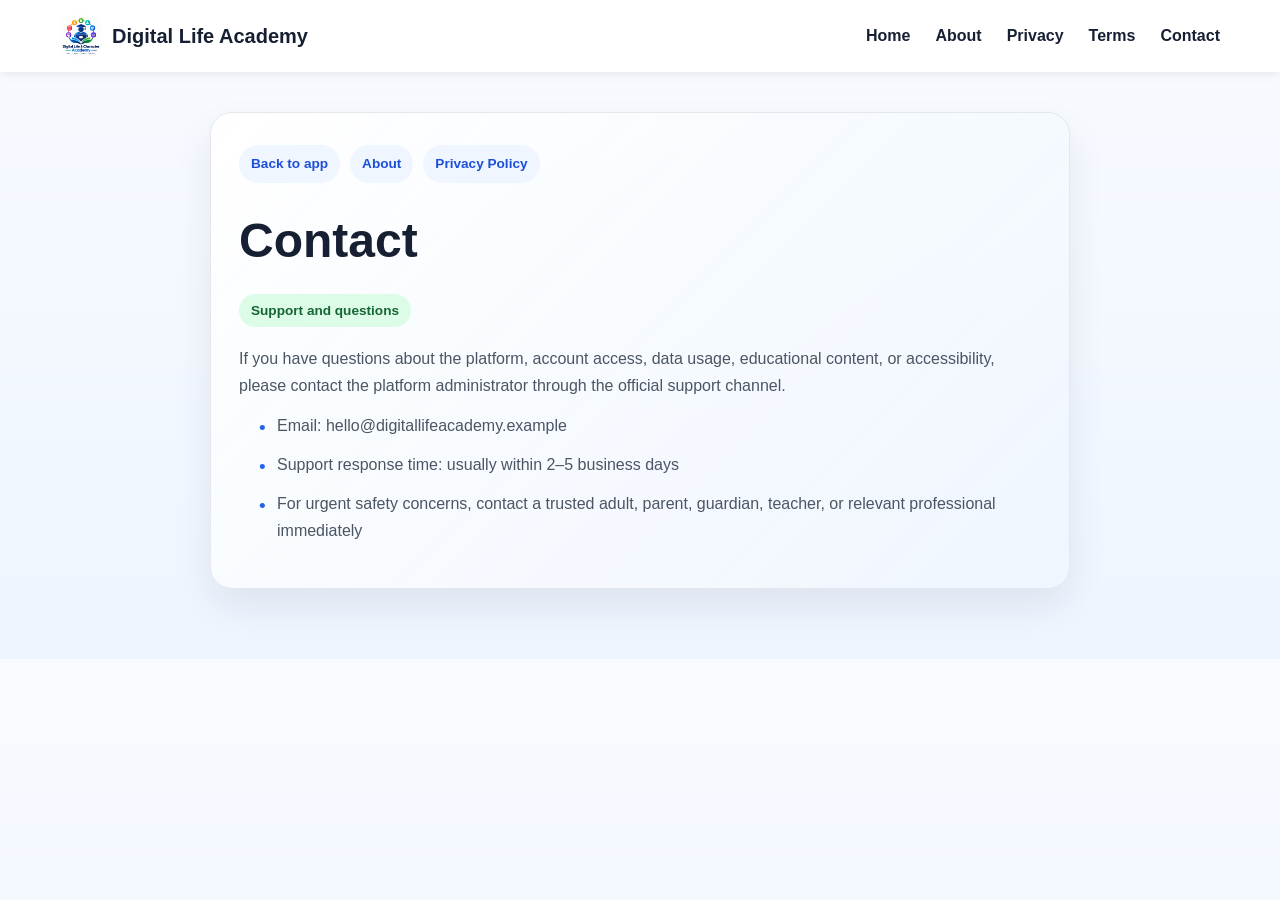
<file: contact.html>
<!DOCTYPE html>
<html lang="en">
<head>
    <meta charset="UTF-8" />
    <meta name="viewport" content="width=device-width, initial-scale=1.0" />
    <title>Contact | Digital Life Academy</title>
    <link rel="stylesheet" href="style.css" />
    <script async src="https://www.googletagmanager.com/gtag/js?id=G-M8H8XJNLZG"></script>
    <script>
        window.dataLayer = window.dataLayer || [];
        function gtag() { dataLayer.push(arguments); }
        gtag('js', new Date());
        gtag('config', 'G-M8H8XJNLZG');
    </script>
</head>
<body>
    <header>
        <nav class="navbar">
            <div class="logo">
                <img src="digital.png" alt="Digital Life Academy logo" />
                <span>Digital Life Academy</span>
            </div>
            <div class="nav-links">
                <a href="index.html">Home</a>
                <a href="about.html">About</a>
                <a href="privacy.html">Privacy</a>
                <a href="terms.html">Terms</a>
                <a href="contact.html">Contact</a>
            </div>
        </nav>
    </header>

    <main class="legal-page">
        <div class="legal-shell">
            <div class="mini-nav">
                <a href="index.html">Back to app</a>
                <a href="about.html">About</a>
                <a href="privacy.html">Privacy Policy</a>
            </div>
            <h1>Contact</h1>
            <span class="status-pill">Support and questions</span>

            <p>If you have questions about the platform, account access, data usage, educational content, or accessibility, please contact the platform administrator through the official support channel.</p>

            <ul class="policy-list">
                <li>Email: hello@digitallifeacademy.example</li>
                <li>Support response time: usually within 2–5 business days</li>
                <li>For urgent safety concerns, contact a trusted adult, parent, guardian, teacher, or relevant professional immediately</li>
            </ul>
        </div>
    </main>
</body>
</html>
</file>
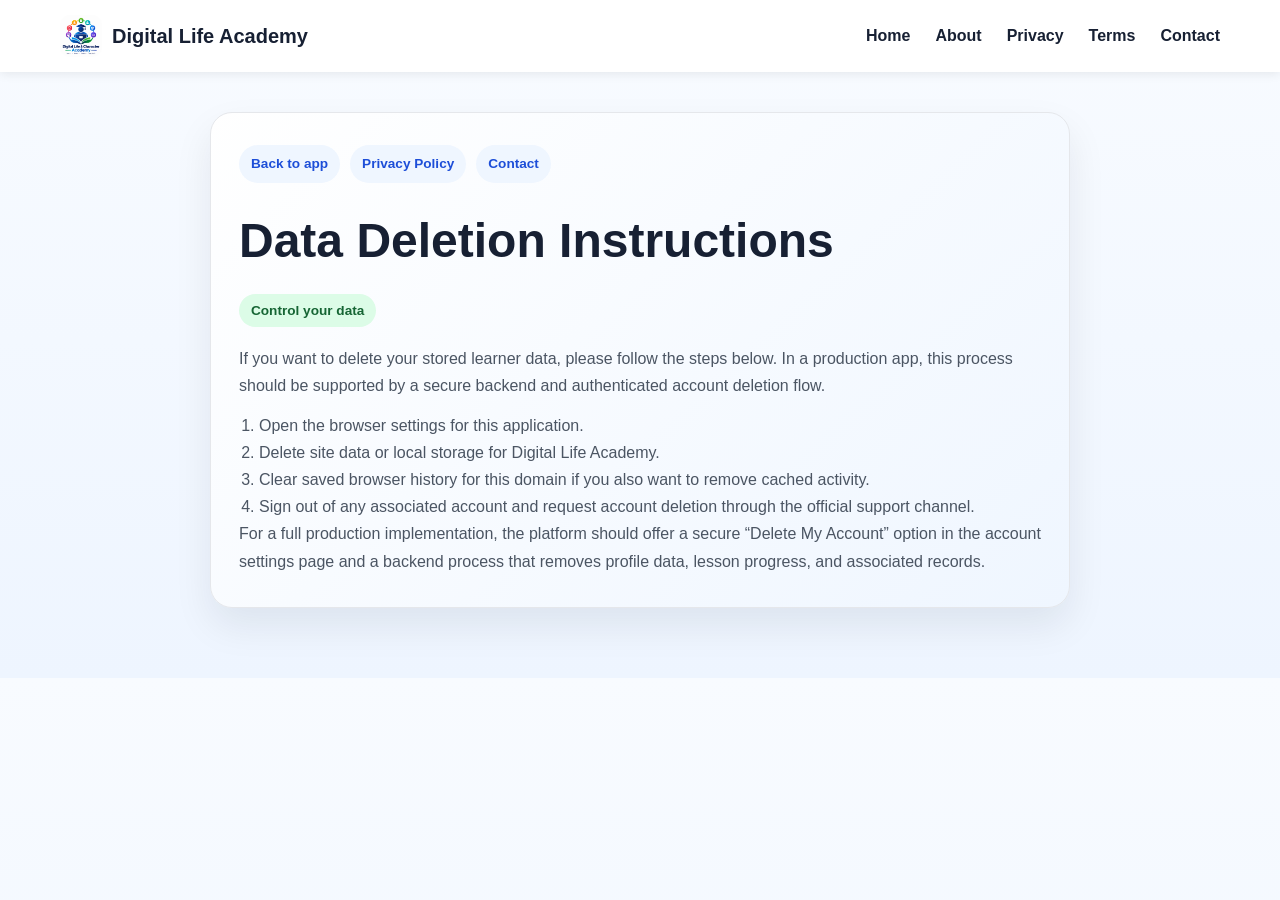
<file: data-deletion.html>
<!DOCTYPE html>
<html lang="en">
<head>
    <meta charset="UTF-8" />
    <meta name="viewport" content="width=device-width, initial-scale=1.0" />
    <title>Data Deletion | Digital Life Academy</title>
    <link rel="stylesheet" href="style.css" />
    <script async src="https://www.googletagmanager.com/gtag/js?id=G-M8H8XJNLZG"></script>
    <script>
        window.dataLayer = window.dataLayer || [];
        function gtag() { dataLayer.push(arguments); }
        gtag('js', new Date());
        gtag('config', 'G-M8H8XJNLZG');
    </script>
</head>
<body>
    <header>
        <nav class="navbar">
            <div class="logo">
                <img src="digital.png" alt="Digital Life Academy logo" />
                <span>Digital Life Academy</span>
            </div>
            <div class="nav-links">
                <a href="index.html">Home</a>
                <a href="about.html">About</a>
                <a href="privacy.html">Privacy</a>
                <a href="terms.html">Terms</a>
                <a href="contact.html">Contact</a>
            </div>
        </nav>
    </header>

    <main class="legal-page">
        <div class="legal-shell">
            <div class="mini-nav">
                <a href="index.html">Back to app</a>
                <a href="privacy.html">Privacy Policy</a>
                <a href="contact.html">Contact</a>
            </div>
            <h1>Data Deletion Instructions</h1>
            <span class="status-pill">Control your data</span>

            <p>If you want to delete your stored learner data, please follow the steps below. In a production app, this process should be supported by a secure backend and authenticated account deletion flow.</p>

            <ol>
                <li>Open the browser settings for this application.</li>
                <li>Delete site data or local storage for Digital Life Academy.</li>
                <li>Clear saved browser history for this domain if you also want to remove cached activity.</li>
                <li>Sign out of any associated account and request account deletion through the official support channel.</li>
            </ol>

            <p>For a full production implementation, the platform should offer a secure “Delete My Account” option in the account settings page and a backend process that removes profile data, lesson progress, and associated records.</p>
        </div>
    </main>
</body>
</html>
</file>
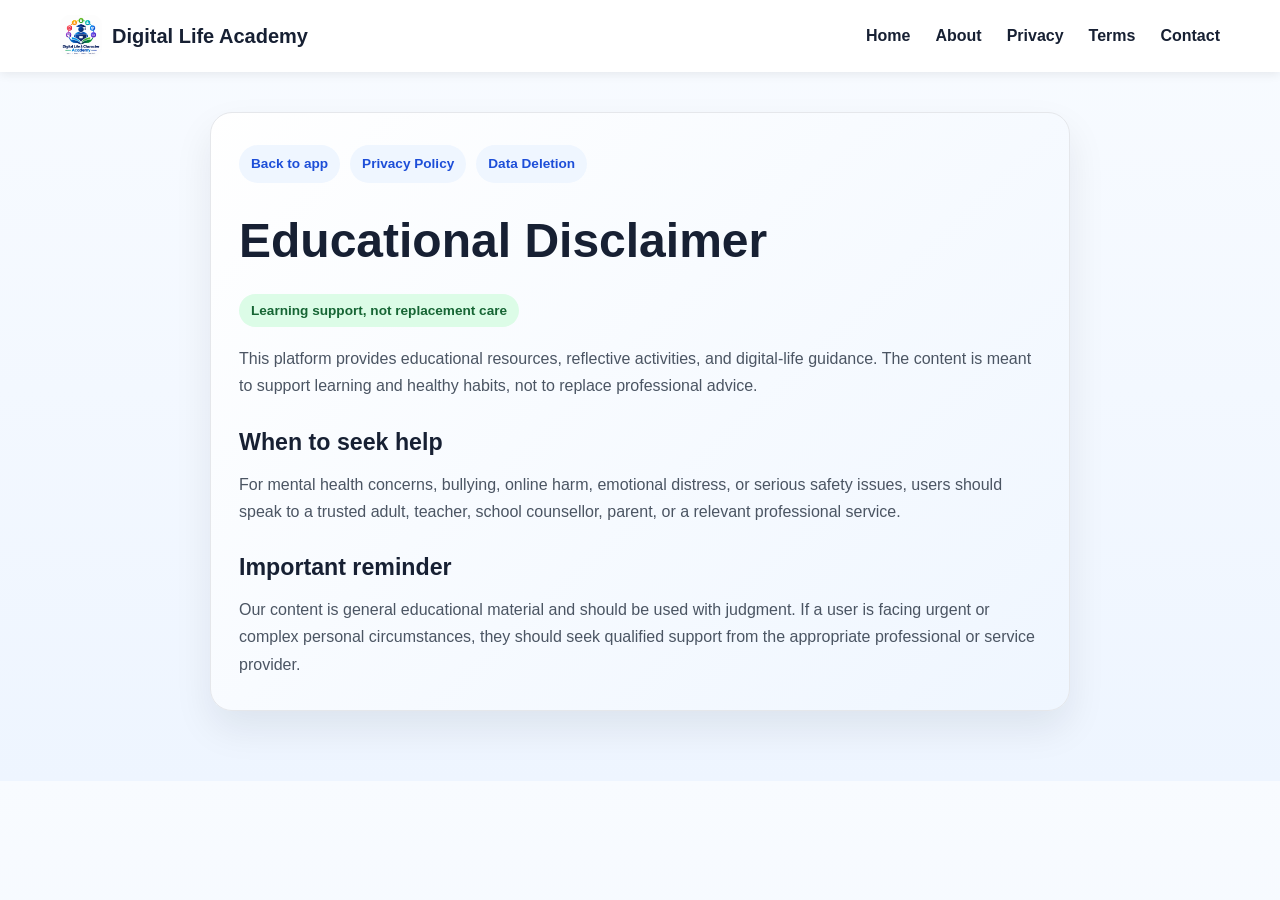
<file: disclaimer.html>
<!DOCTYPE html>
<html lang="en">
<head>
    <meta charset="UTF-8" />
    <meta name="viewport" content="width=device-width, initial-scale=1.0" />
    <title>Educational Disclaimer | Digital Life Academy</title>
    <link rel="stylesheet" href="style.css" />
    <script async src="https://www.googletagmanager.com/gtag/js?id=G-M8H8XJNLZG"></script>
    <script>
        window.dataLayer = window.dataLayer || [];
        function gtag() { dataLayer.push(arguments); }
        gtag('js', new Date());
        gtag('config', 'G-M8H8XJNLZG');
    </script>
</head>
<body>
    <header>
        <nav class="navbar">
            <div class="logo">
                <img src="digital.png" alt="Digital Life Academy logo" />
                <span>Digital Life Academy</span>
            </div>
            <div class="nav-links">
                <a href="index.html">Home</a>
                <a href="about.html">About</a>
                <a href="privacy.html">Privacy</a>
                <a href="terms.html">Terms</a>
                <a href="contact.html">Contact</a>
            </div>
        </nav>
    </header>

    <main class="legal-page">
        <div class="legal-shell">
            <div class="mini-nav">
                <a href="index.html">Back to app</a>
                <a href="privacy.html">Privacy Policy</a>
                <a href="data-deletion.html">Data Deletion</a>
            </div>
            <h1>Educational Disclaimer</h1>
            <span class="status-pill">Learning support, not replacement care</span>

            <p>This platform provides educational resources, reflective activities, and digital-life guidance. The content is meant to support learning and healthy habits, not to replace professional advice.</p>

            <h2>When to seek help</h2>
            <p>For mental health concerns, bullying, online harm, emotional distress, or serious safety issues, users should speak to a trusted adult, teacher, school counsellor, parent, or a relevant professional service.</p>

            <h2>Important reminder</h2>
            <p>Our content is general educational material and should be used with judgment. If a user is facing urgent or complex personal circumstances, they should seek qualified support from the appropriate professional or service provider.</p>
        </div>
    </main>
</body>
</html>
</file>
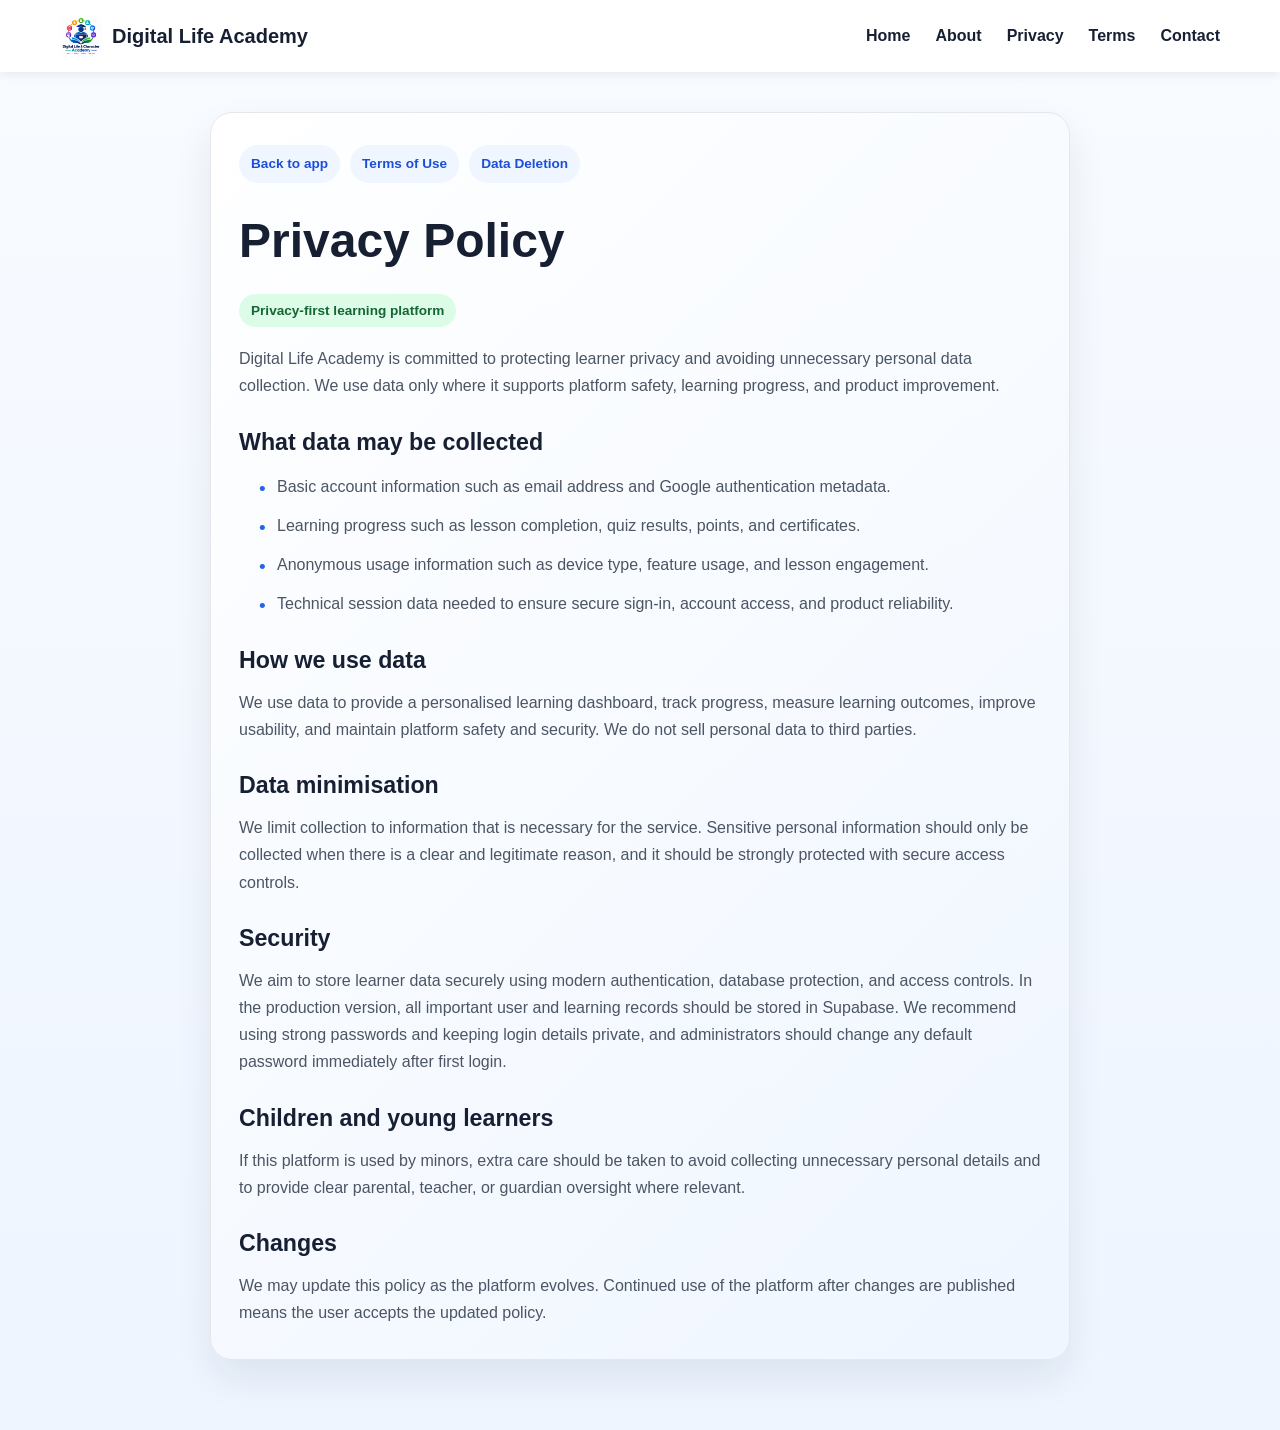
<file: privacy.html>
<!DOCTYPE html>
<html lang="en">
<head>
    <meta charset="UTF-8" />
    <meta name="viewport" content="width=device-width, initial-scale=1.0" />
    <title>Privacy Policy | Digital Life Academy</title>
    <link rel="stylesheet" href="style.css" />
    <script async src="https://www.googletagmanager.com/gtag/js?id=G-M8H8XJNLZG"></script>
    <script>
        window.dataLayer = window.dataLayer || [];
        function gtag() { dataLayer.push(arguments); }
        gtag('js', new Date());
        gtag('config', 'G-M8H8XJNLZG');
    </script>
</head>
<body>
    <header>
        <nav class="navbar">
            <div class="logo">
                <img src="digital.png" alt="Digital Life Academy logo" />
                <span>Digital Life Academy</span>
            </div>
            <div class="nav-links">
                <a href="index.html">Home</a>
                <a href="about.html">About</a>
                <a href="privacy.html">Privacy</a>
                <a href="terms.html">Terms</a>
                <a href="contact.html">Contact</a>
            </div>
        </nav>
    </header>

    <main class="legal-page">
        <div class="legal-shell">
            <div class="mini-nav">
                <a href="index.html">Back to app</a>
                <a href="terms.html">Terms of Use</a>
                <a href="data-deletion.html">Data Deletion</a>
            </div>
            <h1>Privacy Policy</h1>
            <span class="status-pill">Privacy-first learning platform</span>

            <p>Digital Life Academy is committed to protecting learner privacy and avoiding unnecessary personal data collection. We use data only where it supports platform safety, learning progress, and product improvement.</p>

            <h2>What data may be collected</h2>
            <ul class="policy-list">
                <li>Basic account information such as email address and Google authentication metadata.</li>
                <li>Learning progress such as lesson completion, quiz results, points, and certificates.</li>
                <li>Anonymous usage information such as device type, feature usage, and lesson engagement.</li>
                <li>Technical session data needed to ensure secure sign-in, account access, and product reliability.</li>
            </ul>

            <h2>How we use data</h2>
            <p>We use data to provide a personalised learning dashboard, track progress, measure learning outcomes, improve usability, and maintain platform safety and security. We do not sell personal data to third parties.</p>

            <h2>Data minimisation</h2>
            <p>We limit collection to information that is necessary for the service. Sensitive personal information should only be collected when there is a clear and legitimate reason, and it should be strongly protected with secure access controls.</p>

            <h2>Security</h2>
            <p>We aim to store learner data securely using modern authentication, database protection, and access controls. In the production version, all important user and learning records should be stored in Supabase. We recommend using strong passwords and keeping login details private, and administrators should change any default password immediately after first login.</p>

            <h2>Children and young learners</h2>
            <p>If this platform is used by minors, extra care should be taken to avoid collecting unnecessary personal details and to provide clear parental, teacher, or guardian oversight where relevant.</p>

            <h2>Changes</h2>
            <p>We may update this policy as the platform evolves. Continued use of the platform after changes are published means the user accepts the updated policy.</p>
        </div>
    </main>
</body>
</html>
</file>
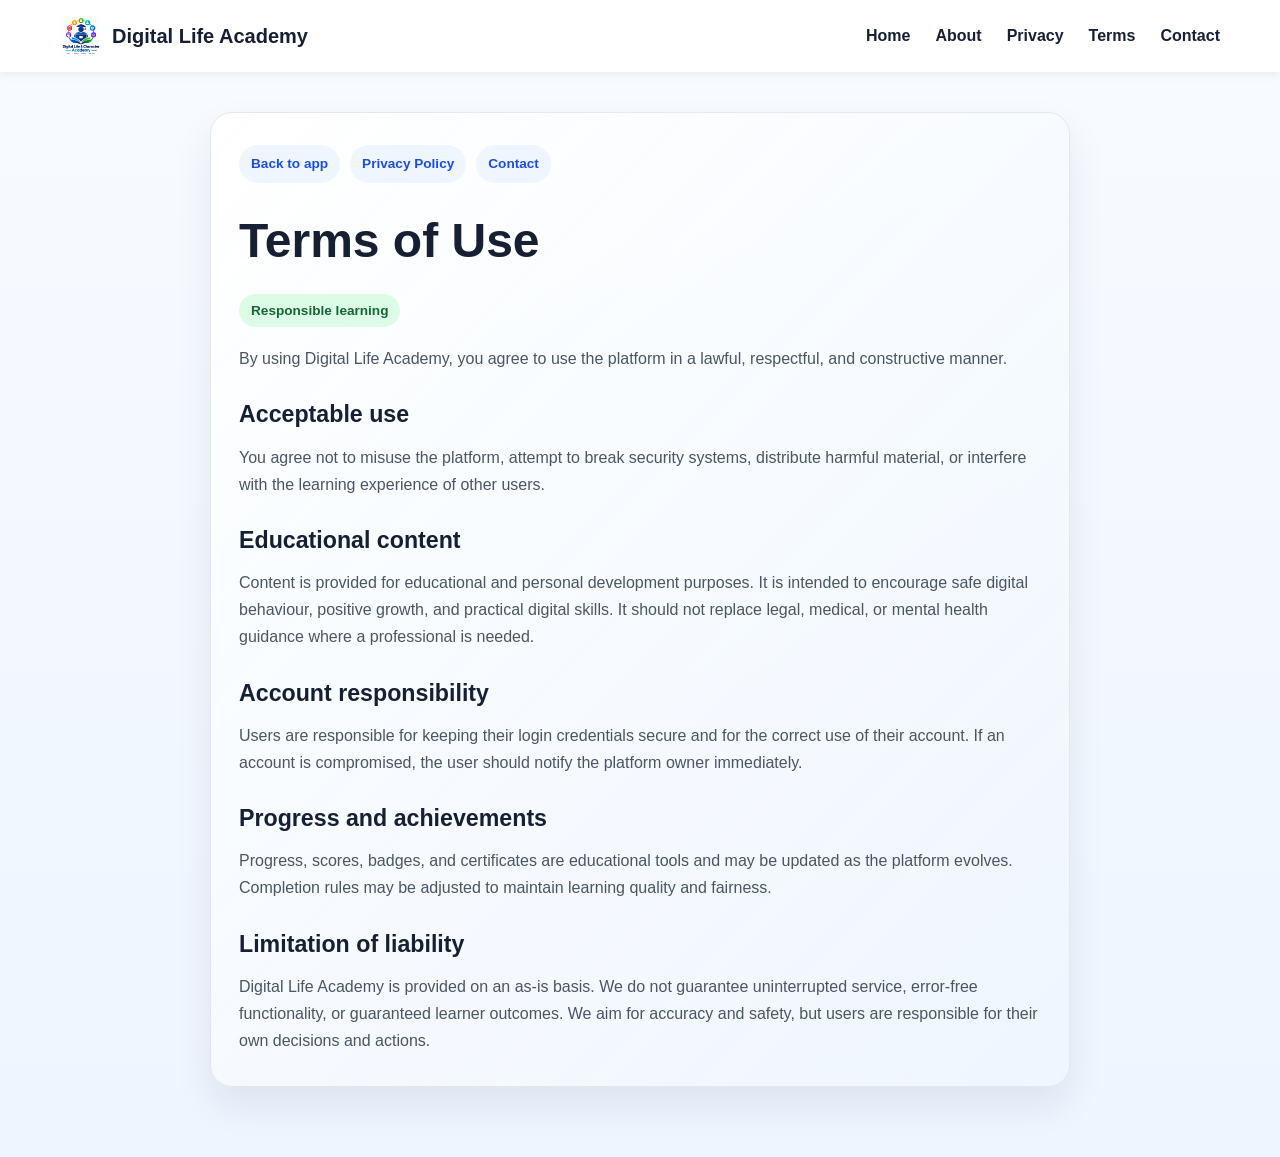
<file: terms.html>
<!DOCTYPE html>
<html lang="en">
<head>
    <meta charset="UTF-8" />
    <meta name="viewport" content="width=device-width, initial-scale=1.0" />
    <title>Terms of Use | Digital Life Academy</title>
    <link rel="stylesheet" href="style.css" />
    <script async src="https://www.googletagmanager.com/gtag/js?id=G-M8H8XJNLZG"></script>
    <script>
        window.dataLayer = window.dataLayer || [];
        function gtag() { dataLayer.push(arguments); }
        gtag('js', new Date());
        gtag('config', 'G-M8H8XJNLZG');
    </script>
</head>
<body>
    <header>
        <nav class="navbar">
            <div class="logo">
                <img src="digital.png" alt="Digital Life Academy logo" />
                <span>Digital Life Academy</span>
            </div>
            <div class="nav-links">
                <a href="index.html">Home</a>
                <a href="about.html">About</a>
                <a href="privacy.html">Privacy</a>
                <a href="terms.html">Terms</a>
                <a href="contact.html">Contact</a>
            </div>
        </nav>
    </header>

    <main class="legal-page">
        <div class="legal-shell">
            <div class="mini-nav">
                <a href="index.html">Back to app</a>
                <a href="privacy.html">Privacy Policy</a>
                <a href="contact.html">Contact</a>
            </div>
            <h1>Terms of Use</h1>
            <span class="status-pill">Responsible learning</span>

            <p>By using Digital Life Academy, you agree to use the platform in a lawful, respectful, and constructive manner.</p>

            <h2>Acceptable use</h2>
            <p>You agree not to misuse the platform, attempt to break security systems, distribute harmful material, or interfere with the learning experience of other users.</p>

            <h2>Educational content</h2>
            <p>Content is provided for educational and personal development purposes. It is intended to encourage safe digital behaviour, positive growth, and practical digital skills. It should not replace legal, medical, or mental health guidance where a professional is needed.</p>

            <h2>Account responsibility</h2>
            <p>Users are responsible for keeping their login credentials secure and for the correct use of their account. If an account is compromised, the user should notify the platform owner immediately.</p>

            <h2>Progress and achievements</h2>
            <p>Progress, scores, badges, and certificates are educational tools and may be updated as the platform evolves. Completion rules may be adjusted to maintain learning quality and fairness.</p>

            <h2>Limitation of liability</h2>
            <p>Digital Life Academy is provided on an as-is basis. We do not guarantee uninterrupted service, error-free functionality, or guaranteed learner outcomes. We aim for accuracy and safety, but users are responsible for their own decisions and actions.</p>
        </div>
    </main>
</body>
</html>
</file>
<file: style.css>
* {
    box-sizing: border-box;
    margin: 0;
    padding: 0;
}

html {
    scroll-behavior: smooth;
}

body {
    font-family: Arial, sans-serif;
    background: #f5f7fb;
    color: #172033;
    line-height: 1.6;
    transition: 0.3s;
}

body.dark {
    background: #101522;
    color: #f1f3f7;
}

.auth-body {
    min-height: 100vh;
    display: flex;
    align-items: center;
    justify-content: center;
    background: linear-gradient(180deg, #c7b5ec 0%, #ddd0f8 100%);
    padding: 30px 20px;
}

.auth-scene {
    width: 100%;
    display: flex;
    align-items: center;
    justify-content: center;
}

.auth-card {
    width: min(100%, 430px);
    background: #f5efe9;
    border-radius: 32px;
    padding: 26px 24px 24px;
    box-shadow: 0 24px 45px rgba(82, 61, 121, 0.16);
    border: 1px solid rgba(124, 58, 237, 0.08);
    position: relative;
    overflow: hidden;
}

.auth-card--register {
    width: min(100%, 460px);
}

.auth-badge {
    position: absolute;
    top: 20px;
    right: 32px;
    width: 38px;
    height: 38px;
    border-radius: 50%;
    background: #f9c7d7;
    display: flex;
    align-items: center;
    justify-content: center;
    font-size: 24px;
    box-shadow: inset 0 -4px 0 rgba(0,0,0,0.06);
}

.auth-header {
    text-align: center;
    margin-top: 12px;
    margin-bottom: 18px;
}

.auth-header h1 {
    font-size: clamp(2.1rem, 4vw, 3rem);
    color: #4f46a8;
    line-height: 1.1;
    font-weight: 800;
    letter-spacing: -0.04em;
}

.auth-header p {
    margin-top: 8px;
    color: #6b7280;
    font-size: 1rem;
}

.auth-avatar-wrap {
    display: flex;
    justify-content: center;
    margin: 12px 0 20px;
}

.auth-avatar {
    width: 170px;
    height: 130px;
    border-radius: 50% 50% 38% 38%;
    background: linear-gradient(180deg, #f4d3cb 0%, #d5b6f5 100%);
    display: flex;
    align-items: center;
    justify-content: center;
    box-shadow: inset 0 -10px 0 rgba(120, 92, 200, 0.12);
    position: relative;
}

.auth-avatar::before,
.auth-avatar::after {
    content: "";
    position: absolute;
    background: #f7e7d3;
    border-radius: 50%;
    bottom: 16px;
}

.auth-avatar::before {
    width: 60px;
    height: 60px;
    left: 18px;
}

.auth-avatar::after {
    width: 60px;
    height: 60px;
    right: 18px;
}

.auth-avatar span {
    position: relative;
    z-index: 1;
    font-size: 64px;
    transform: translateY(14px);
}

.auth-avatar--register span {
    font-size: 58px;
    transform: translateY(10px);
}

.auth-form {
    display: grid;
    gap: 14px;
}

.field-wrap {
    display: flex;
    align-items: center;
    gap: 12px;
    background: rgba(255,255,255,0.72);
    border: 1px solid rgba(124, 58, 237, 0.1);
    border-radius: 18px;
    padding: 0 16px;
    height: 58px;
    box-shadow: inset 0 2px 0 rgba(255,255,255,0.7);
}

.field-icon {
    font-size: 1.25rem;
    color: #6d4ec4;
    min-width: 22px;
    text-align: center;
}

.field-wrap input {
    flex: 1;
    border: none;
    background: transparent;
    font-size: 1rem;
    color: #1f2937;
    outline: none;
}

.field-wrap input::placeholder {
    color: #7a7e8a;
}

.field-eye {
    color: #6d4ec4;
    font-size: 0.95rem;
    background: transparent;
    border: none;
    cursor: pointer;
    padding: 0;
    display: inline-flex;
    align-items: center;
    justify-content: center;
    opacity: 0.8;
}

.auth-meta {
    text-align: right;
    margin-top: -4px;
}

.auth-meta a,
.auth-switch a {
    color: #6d4ec4;
    text-decoration: none;
    font-weight: 700;
}

.auth-btn {
    width: 100%;
    border: none;
    border-radius: 16px;
    padding: 16px 18px;
    font-size: 1.1rem;
    font-weight: 800;
    cursor: pointer;
    transition: transform 0.2s ease, opacity 0.2s ease;
}

.auth-btn:hover {
    transform: translateY(-1px);
}

.primary {
    background: linear-gradient(135deg, #8b5cf6, #7c3aed);
    color: white;
}

.auth-switch {
    text-align: center;
    margin-top: 18px;
    color: #4b5563;
    font-size: 0.96rem;
}


/* NAVIGATION */

header {
    position: sticky;
    top: 0;
    z-index: 1000;
    background: white;
    box-shadow: 0 2px 10px rgba(0,0,0,0.08);
}

.dark header {
    background: #181e2b;
}

.navbar {
    max-width: 1200px;
    margin: auto;
    padding: 15px 20px;

    display: flex;
    align-items: center;
    justify-content: space-between;
}

.logo {
    display: flex;
    align-items: center;
    gap: 10px;
    font-size: 20px;
    font-weight: bold;
}

.logo img {
    width: 42px;
    height: 42px;
    object-fit: contain;
    border-radius: 10px;
}

.nav-links {
    display: flex;
    gap: 25px;
}

.nav-links a {
    text-decoration: none;
    color: inherit;
    font-weight: 600;
}

.nav-actions {
    display: flex;
    align-items: center;
    gap: 12px;
    position: relative;
}

.install-btn {
    padding: 10px 14px;
    font-size: 13px;
    min-width: 0;
}

.theme-btn,
.menu-btn {
    border: none;
    background: none;
    font-size: 22px;
    cursor: pointer;
}

.menu-btn {
    display: none;
}

.user-menu {
    position: relative;
}

.user-menu-toggle {
    display: inline-flex;
    align-items: center;
    gap: 10px;
    border: 1px solid rgba(148, 163, 184, 0.22);
    background: rgba(255, 255, 255, 0.7);
    color: #111827;
    border-radius: 999px;
    padding: 7px 12px 7px 8px;
    cursor: pointer;
    transition: transform 0.2s ease, box-shadow 0.2s ease, border-color 0.2s ease;
    box-shadow: 0 8px 20px rgba(15, 23, 42, 0.06);
}

.user-menu-toggle:hover {
    transform: translateY(-1px);
    box-shadow: 0 12px 24px rgba(79, 70, 229, 0.12);
    border-color: rgba(124, 58, 237, 0.25);
}

.dark .user-menu-toggle {
    background: rgba(15, 23, 42, 0.88);
    color: #f8fafc;
    border-color: rgba(148, 163, 184, 0.2);
}

.user-menu-text {
    display: flex;
    flex-direction: column;
    align-items: flex-start;
    line-height: 1.1;
}

.user-status {
    font-size: 0.62rem;
    letter-spacing: 0.08em;
    text-transform: uppercase;
    color: #16a34a;
    font-weight: 700;
}

.user-avatar {
    width: 30px;
    height: 30px;
    display: inline-flex;
    align-items: center;
    justify-content: center;
    border-radius: 50%;
    background: linear-gradient(135deg, #8b5cf6, #6366f1);
    color: white;
    font-size: 0.82rem;
    font-weight: 800;
    box-shadow: 0 0 0 3px rgba(139, 92, 246, 0.18), 0 0 20px rgba(139, 92, 246, 0.35);
}

.user-caret {
    font-size: 0.8rem;
    opacity: 0.9;
    transition: transform 0.2s ease;
}

.user-menu-toggle[aria-expanded="true"] .user-caret {
    transform: rotate(180deg);
}

.user-menu-dropdown {
    position: absolute;
    top: calc(100% + 10px);
    right: 0;
    width: 220px;
    background: rgba(255, 255, 255, 0.95);
    border: 1px solid rgba(148, 163, 184, 0.18);
    border-radius: 18px;
    box-shadow: 0 18px 50px rgba(15, 23, 42, 0.15);
    padding: 12px;
    opacity: 1;
    transform: translateY(0);
    transition: opacity 0.22s ease, transform 0.22s ease;
    backdrop-filter: blur(12px);
    animation: menuSlideDown 0.22s ease;
}

@keyframes menuSlideDown {
    from {
        opacity: 0;
        transform: translateY(-8px);
    }
    to {
        opacity: 1;
        transform: translateY(0);
    }
}

.dark .user-menu-dropdown {
    background: rgba(15, 23, 42, 0.96);
    border-color: rgba(148, 163, 184, 0.18);
}

.user-menu-dropdown.hidden {
    opacity: 0;
    pointer-events: none;
    transform: translateY(-6px);
    animation: none;
}

.user-menu-header {
    display: flex;
    flex-direction: column;
    gap: 2px;
    padding: 8px 6px 12px;
    border-bottom: 1px solid rgba(148, 163, 184, 0.18);
    margin-bottom: 10px;
}

.user-menu-header strong {
    font-size: 0.95rem;
}

.user-menu-header small {
    opacity: 0.72;
}

.user-status-pill {
    display: inline-flex;
    align-items: center;
    gap: 8px;
    width: 100%;
    justify-content: center;
    margin: 8px 0 12px;
    padding: 7px 10px;
    border-radius: 999px;
    background: rgba(22, 163, 74, 0.12);
    color: #15803d;
    font-size: 0.72rem;
    font-weight: 800;
    letter-spacing: 0.08em;
    text-transform: uppercase;
}

.logout-btn {
    width: 100%;
    border: none;
    padding: 12px 14px;
    border-radius: 12px;
    background: linear-gradient(135deg, #ef4444, #dc2626);
    color: white;
    font-weight: 700;
    cursor: pointer;
    transition: transform 0.2s ease, box-shadow 0.2s ease;
}

.logout-btn:hover {
    transform: translateY(-1px);
    box-shadow: 0 10px 18px rgba(220, 38, 38, 0.2);
}


/* HERO */

.hero {
    min-height: 80vh;

    display: flex;
    align-items: center;
    justify-content: center;

    text-align: center;

    padding: 60px 20px;

    background:
        linear-gradient(
            135deg,
            #172554,
            #2563eb
        );

    color: white;
}

.hero-content {
    max-width: 750px;
}

.hero h1 {
    font-size: clamp(40px, 7vw, 70px);
    line-height: 1.1;
    margin: 20px 0;
}

.hero p {
    font-size: 19px;
    margin-bottom: 30px;
}

.badge {
    display: inline-block;
    padding: 8px 15px;
    border-radius: 30px;
    background: rgba(255,255,255,0.15);
}


/* BUTTONS */

.btn {
    display: inline-block;
    border: none;
    padding: 12px 20px;
    border-radius: 8px;
    text-decoration: none;
    cursor: pointer;
    font-size: 15px;
    font-weight: bold;
}

.primary {
    background: #2563eb;
    color: white;
}

.secondary {
    background: #e5e7eb;
    color: #111827;
}

.danger {
    background: #dc2626;
    color: white;
}

.hero .primary {
    background: white;
    color: #1d4ed8;
}

.hero-buttons {
    display: flex;
    justify-content: center;
    gap: 15px;
    flex-wrap: wrap;
}


/* SECTIONS */

.section {
    max-width: 1100px;
    margin: auto;
    padding: 70px 20px;
}

.section h2 {
    font-size: 32px;
    margin-bottom: 10px;
}

.section-intro {
    margin-bottom: 30px;
    color: #667085;
}

.backend-flow {
    display: grid;
    grid-template-columns: repeat(5, minmax(180px, 1fr));
    gap: 18px;
    margin: 25px 0 30px;
}

.flow-step {
    background: linear-gradient(135deg, #eff6ff, #f8fafc);
    border: 1px solid rgba(59, 130, 246, 0.18);
    border-radius: 18px;
    padding: 20px 16px;
    min-height: 170px;
}

.flow-step span {
    display: inline-flex;
    width: 36px;
    height: 36px;
    align-items: center;
    justify-content: center;
    border-radius: 50%;
    background: #2563eb;
    color: white;
    font-weight: 700;
    margin-bottom: 14px;
}

.flow-step strong {
    display: block;
    margin-bottom: 8px;
}

.account-grid {
    display: grid;
    grid-template-columns: repeat(3, minmax(200px, 1fr));
    gap: 20px;
}

.account-card {
    background: white;
    border: 1px solid #e5e7eb;
    border-radius: 18px;
    padding: 22px 18px;
    box-shadow: 0 10px 24px rgba(15, 23, 42, 0.05);
}

.dark .account-card,
.dark .flow-step {
    background: #182236;
    border-color: rgba(148, 163, 184, 0.18);
}

.footer-links {
    display: flex;
    flex-wrap: wrap;
    justify-content: center;
    gap: 16px;
    margin: 18px 0;
}

.footer-links a {
    color: #dbeafe;
    text-decoration: none;
    font-size: 0.92rem;
}

.legal-page {
    max-width: 900px;
    margin: 40px auto 70px;
    padding: 0 20px;
}

.legal-shell {
    background: linear-gradient(135deg, rgba(255,255,255,0.97), rgba(239,246,255,0.9));
    border: 1px solid #e5e7eb;
    border-radius: 22px;
    box-shadow: 0 18px 38px rgba(15, 23, 42, 0.08);
    padding: 32px 28px;
}

.dark .legal-shell {
    background: linear-gradient(135deg, rgba(23,31,45,0.98), rgba(17,24,39,0.92));
    border-color: rgba(148, 163, 184, 0.15);
}

body {
    background: linear-gradient(180deg, #f8fbff 0%, #eef5ff 100%);
}

.dark body {
    background: linear-gradient(180deg, #0f172a 0%, #101827 100%);
}

.legal-shell h1 {
    font-size: clamp(2rem, 5vw, 3rem);
    margin-bottom: 14px;
}

.about-shell {
    padding-top: 26px;
}

.about-header {
    display: flex;
    align-items: center;
    justify-content: space-between;
    gap: 24px;
    margin-bottom: 20px;
}

.developer-photo-frame {
    width: 270px;
    height: 270px;
    border-radius: 26px;
    overflow: hidden;
    border: 3px solid rgba(37, 99, 235, 0.18);
    box-shadow: 0 18px 35px rgba(15, 23, 42, 0.14);
    background: linear-gradient(135deg, #e0f2fe, #dbeafe);
    flex-shrink: 0;
}

.developer-photo-frame img {
    width: 100%;
    height: 100%;
    object-fit: cover;
    object-position: center top;
    display: block;
    transform: scale(1.04);
}

@media (max-width: 720px) {
    .about-header {
        flex-direction: column;
        align-items: flex-start;
    }

    .developer-photo-frame {
        width: min(100%, 320px);
        height: 320px;
    }
}

.about-grid {
    display: grid;
    grid-template-columns: 1.7fr 0.9fr;
    gap: 22px;
    margin: 26px 0;
}

.about-column {
    display: flex;
    flex-direction: column;
    gap: 16px;
}

.vision-card {
    background: linear-gradient(135deg, #eff6ff 0%, #eef2ff 100%);
    border: 1px solid rgba(37, 99, 235, 0.1);
    border-radius: 20px;
    padding: 22px 18px;
    align-self: stretch;
}

.dark .vision-card {
    background: linear-gradient(135deg, #172235 0%, #1d2534 100%);
    border-color: rgba(148, 163, 184, 0.18);
}

.vision-label {
    display: inline-block;
    background: #dbeafe;
    color: #1d4ed8;
    font-size: 0.75rem;
    font-weight: 800;
    letter-spacing: 0.08em;
    text-transform: uppercase;
    border-radius: 999px;
    padding: 7px 10px;
    margin-bottom: 12px;
}

.vision-card h2 {
    margin-top: 0;
    margin-bottom: 10px;
    font-size: 1.8rem;
}

.featured-values {
    background: rgba(255,255,255,0.6);
    border: 1px solid rgba(59,130,246,0.12);
    border-radius: 18px;
    padding: 20px 22px;
    margin: 20px 0;
}

.dark .featured-values {
    background: rgba(15,23,42,0.4);
    border-color: rgba(148,163,184,0.16);
}

.featured-values ul {
    margin: 12px 0 0 18px;
    display: grid;
    gap: 8px;
}

.connect-card {
    margin-top: 28px;
    background: linear-gradient(135deg, #dbeafe 0%, #f5f3ff 100%);
    border: 1px solid rgba(99, 102, 241, 0.12);
    border-radius: 20px;
    padding: 22px 20px;
}

.dark .connect-card {
    background: linear-gradient(135deg, rgba(30,41,59,1), rgba(17,24,39,1));
    border-color: rgba(129, 140, 248, 0.18);
}

.connect-links {
    display: flex;
    flex-wrap: wrap;
    gap: 12px;
    margin-top: 16px;
}

.connect-links a {
    display: inline-block;
    background: #111827;
    color: white;
    text-decoration: none;
    padding: 10px 14px;
    border-radius: 10px;
    font-size: 0.94rem;
    font-weight: 700;
}

.dark .connect-links a {
    background: #2563eb;
}

.legal-shell h2 {
    margin-top: 24px;
    margin-bottom: 10px;
    font-size: 1.45rem;
}

.legal-shell p,
.legal-shell li {
    color: #4b5563;
    line-height: 1.7;
}

.dark .legal-shell p,
.dark .legal-shell li {
    color: #d1d5db;
}

.legal-shell ul,
.legal-shell ol {
    margin-left: 20px;
    margin-top: 12px;
}

.mini-nav {
    display: flex;
    flex-wrap: wrap;
    gap: 10px;
    margin-bottom: 20px;
}

.mini-nav a {
    text-decoration: none;
    background: #eff6ff;
    color: #1d4ed8;
    border-radius: 999px;
    padding: 8px 12px;
    font-size: 0.85rem;
    font-weight: 700;
}

.policy-list {
    list-style: none;
    margin-left: 0;
    padding-left: 0;
}

.policy-list li {
    margin-bottom: 12px;
    padding-left: 18px;
    position: relative;
}

.policy-list li::before {
    content: "•";
    position: absolute;
    left: 0;
    color: #2563eb;
    font-size: 1.2rem;
}

.status-pill {
    display: inline-block;
    background: #dcfce7;
    color: #166534;
    border-radius: 999px;
    padding: 6px 12px;
    font-size: 0.85rem;
    font-weight: 700;
    margin-bottom: 18px;
}

.dark .status-pill {
    background: rgba(34, 197, 94, 0.15);
    color: #bbf7d0;
}

.dark .section-intro {
    color: #b8c0cf;
}


/* DASHBOARD */

.dashboard {
    display: grid;
    grid-template-columns: repeat(4, 1fr);
    gap: 20px;
    margin-top: 30px;
}

.welcome-panel {
    display: flex;
    justify-content: space-between;
    align-items: center;
    gap: 18px;
    margin-top: 28px;
    padding: 22px 24px;
    border-radius: 18px;
    background: linear-gradient(135deg, #eff6ff 0%, #eef2ff 100%);
    border: 1px solid rgba(59, 130, 246, 0.15);
    animation: fadeInUp 0.5s ease;
}

.dark .welcome-panel {
    background: linear-gradient(135deg, #162235 0%, #1f2937 100%);
    border-color: rgba(148, 163, 184, 0.2);
}

.eyebrow {
    text-transform: uppercase;
    letter-spacing: 0.08em;
    font-size: 12px;
    font-weight: 800;
    color: #2563eb;
    margin-bottom: 6px;
}

.name-field {
    display: flex;
    flex-direction: column;
    gap: 7px;
    min-width: 180px;
    font-size: 13px;
    font-weight: 700;
}

.name-field input {
    border: 1px solid #cbd5e1;
    border-radius: 10px;
    padding: 10px 12px;
    font-size: 15px;
    background: white;
    color: #0f172a;
}

.dark .name-field input {
    background: #0f172a;
    color: #f8fafc;
    border-color: rgba(148, 163, 184, 0.25);
}

.dashboard-insights {
    display: grid;
    grid-template-columns: repeat(2, minmax(0, 1fr));
    gap: 18px;
    margin-top: 18px;
}

.insight-card {
    padding: 18px 20px;
    border-radius: 16px;
    background: #ffffff;
    box-shadow: 0 8px 24px rgba(15, 23, 42, 0.06);
    transition: transform 0.25s ease, box-shadow 0.25s ease;
    animation: fadeInUp 0.5s ease;
}

.insight-card:hover {
    transform: translateY(-2px);
    box-shadow: 0 12px 30px rgba(15, 23, 42, 0.08);
}

.dark .insight-card {
    background: #181e2b;
}

.accent-blue {
    border-left: 5px solid #2563eb;
}

.accent-purple {
    border-left: 5px solid #7c3aed;
}

.insight-label {
    display: block;
    font-size: 11px;
    text-transform: uppercase;
    letter-spacing: 0.08em;
    opacity: 0.75;
    margin-bottom: 8px;
}

.stat-card {
    background: white;
    padding: 25px;
    border-radius: 14px;
    text-align: center;
    box-shadow: 0 5px 20px rgba(0,0,0,0.06);
    transition: transform 0.25s ease, box-shadow 0.25s ease;
}

.stat-card:hover {
    transform: translateY(-4px) scale(1.01);
    box-shadow: 0 12px 26px rgba(37, 99, 235, 0.12);
}

.dark .stat-card {
    background: #181e2b;
}

.stat-card h3 {
    font-size: 32px;
    color: #2563eb;
}

.admin-overview {
    margin-top: 10px;
}

.admin-summary-grid,
.analytics-panel,
.analytics-grid {
    display: grid;
    gap: 18px;
}

.admin-summary-grid {
    grid-template-columns: repeat(4, minmax(0, 1fr));
    margin: 22px 0;
}

.admin-summary-card,
.analytics-card {
    background: white;
    border-radius: 18px;
    padding: 20px;
    box-shadow: 0 8px 18px rgba(15, 23, 42, 0.06);
    border: 1px solid rgba(148, 163, 184, 0.12);
}

.dark .admin-summary-card,
.dark .analytics-card {
    background: #181e2b;
}

.admin-summary-card span,
.analytics-card span {
    display: block;
    font-size: 0.75rem;
    text-transform: uppercase;
    letter-spacing: 0.08em;
    color: #64748b;
    margin-bottom: 10px;
}

.admin-summary-card strong,
.analytics-card strong {
    font-size: clamp(1.2rem, 2vw, 2rem);
    color: #111827;
}

.dark .admin-summary-card strong,
.dark .analytics-card strong {
    color: #f8fafc;
}

.analytics-panel,
.analytics-grid {
    grid-template-columns: repeat(4, minmax(0, 1fr));
}

@media (max-width: 900px) {
    .admin-summary-grid,
    .analytics-panel,
    .analytics-grid {
        grid-template-columns: repeat(2, minmax(0, 1fr));
    }
}

@media (max-width: 560px) {
    .admin-summary-grid,
    .analytics-panel,
    .analytics-grid {
        grid-template-columns: 1fr;
    }
}


/* PROGRESS */

.timeline-card {
    margin-top: 28px;
    padding: 22px 20px;
    border-radius: 18px;
    background: linear-gradient(135deg, #f8fbff 0%, #eef2ff 100%);
    box-shadow: 0 10px 30px rgba(37, 99, 235, 0.08);
    border: 1px solid rgba(59, 130, 246, 0.12);
}

.dark .timeline-card {
    background: linear-gradient(135deg, #121a2b 0%, #1f2937 100%);
    border-color: rgba(148, 163, 184, 0.2);
}

.timeline-header {
    display: flex;
    justify-content: space-between;
    align-items: center;
    margin-bottom: 14px;
}

.timeline-tag {
    display: inline-flex;
    align-items: center;
    padding: 6px 10px;
    border-radius: 999px;
    background: rgba(37, 99, 235, 0.1);
    color: #1d4ed8;
    font-size: 11px;
    font-weight: 700;
}

.progress-timeline {
    display: grid;
    gap: 12px;
}

.timeline-item {
    display: flex;
    gap: 12px;
    align-items: flex-start;
    padding: 12px 14px;
    border-radius: 12px;
    background: rgba(255, 255, 255, 0.5);
    border: 1px solid rgba(148, 163, 184, 0.12);
}

.dark .timeline-item {
    background: rgba(15, 23, 42, 0.5);
}

.timeline-dot {
    width: 12px;
    height: 12px;
    margin-top: 6px;
    border-radius: 50%;
    background: #22c55e;
    box-shadow: 0 0 0 5px rgba(34, 197, 94, 0.14);
}

.progress-container {
    margin-top: 30px;
}

.progress-header {
    display: flex;
    justify-content: space-between;
    margin-bottom: 8px;
}

.progress-bar {
    height: 15px;
    background: #dce1e8;
    border-radius: 20px;
    overflow: hidden;
}

#progressFill {
    height: 100%;
    width: 0%;
    background: linear-gradient(90deg, #2563eb 0%, #7c3aed 100%);
    transition: width 0.5s ease;
}


/* COURSES */

#courseGrid {
    display: flex;
    flex-direction: column;
    gap: 26px;
    margin-top: 30px;
}

.course-group {
    display: flex;
    flex-direction: column;
    gap: 16px;
}

.course-group-heading {
    display: inline-flex;
    align-items: center;
    gap: 10px;
    width: fit-content;
    padding: 10px 14px;
    border-radius: 999px;
    background: #eef2ff;
    font-weight: 700;
    color: #1f2937;
}

.course-group-dot {
    width: 12px;
    height: 12px;
    border-radius: 50%;
    display: inline-block;
}

.course-grid-inner {
    display: grid;
    grid-template-columns: repeat(3, minmax(0, 1fr));
    gap: 20px;
}

.course-card {
    background: linear-gradient(180deg, #ffffff 0%, var(--category-soft, #f8fafc) 100%);
    padding: 24px;
    border-radius: 18px;
    box-shadow: 0 10px 24px rgba(15, 23, 42, 0.08);
    border-top: 5px solid var(--category-main, #2563eb);
    display: flex;
    flex-direction: column;
    transition: transform 0.2s ease, box-shadow 0.2s ease;
}

.course-card:hover {
    transform: translateY(-3px);
    box-shadow: 0 14px 28px rgba(15, 23, 42, 0.12);
}

.dark .course-card {
    background: linear-gradient(180deg, #1f2937 0%, #111827 100%);
}

.course-icon-wrap {
    width: 70px;
    height: 70px;
    display: grid;
    place-items: center;
    border-radius: 18px;
    background: var(--category-soft, #dbeafe);
    margin-bottom: 16px;
}

.course-icon {
    font-size: 36px;
}

.course-card h3 {
    margin-bottom: 10px;
    font-size: 1.35rem;
}

.course-card p {
    color: #667085;
    margin-bottom: 20px;
    min-height: 72px;
}

.dark .course-card p {
    color: #d1d5db;
}

.course-category {
    display: inline-flex;
    align-self: flex-start;
    margin-bottom: 14px;
    padding: 7px 12px;
    border-radius: 999px;
    font-size: 11px;
    font-weight: 700;
    text-transform: uppercase;
    letter-spacing: 0.04em;
}

.course-meta {
    display: flex;
    flex-wrap: wrap;
    gap: 8px;
    margin: 14px 0 18px;
}

.mini-badge {
    display: inline-flex;
    align-items: center;
    padding: 6px 10px;
    border-radius: 999px;
    background: rgba(37, 99, 235, 0.08);
    color: #0f172a;
    font-size: 12px;
    font-weight: 700;
}

.mini-badge.success {
    background: #dcfce7;
    color: #166534;
}

.dark .mini-badge {
    color: #e5e7eb;
    background: rgba(148, 163, 184, 0.15);
}

@media (max-width: 800px) {
    .course-grid-inner {
        grid-template-columns: 1fr 1fr;
    }
}

@media (max-width: 500px) {
    .course-grid-inner {
        grid-template-columns: 1fr;
    }
}


/* LESSON */

.lesson-box {
    margin-top: 30px;
    background: white;
    padding: 35px;
    border-radius: 15px;
    box-shadow: 0 5px 20px rgba(0,0,0,0.06);
}

.dark .lesson-box {
    background: #181e2b;
}

.lesson-box h2 {
    margin-bottom: 20px;
}

.lesson-box h3 {
    margin-top: 25px;
    margin-bottom: 10px;
}

.lesson-box ul {
    padding-left: 25px;
}

.lesson-box li {
    margin-bottom: 8px;
}

.lesson-meta {
    display: flex;
    flex-wrap: wrap;
    gap: 10px;
    margin-bottom: 18px;
}

.course-tag {
    display: inline-block;
    padding: 6px 10px;
    border-radius: 999px;
    background: #e0edff;
    color: #1d4ed8;
    font-size: 12px;
    font-weight: 700;
}

.course-tag.muted {
    background: #f3f4f6;
    color: #374151;
}

.lesson-actions {
    display: flex;
    flex-wrap: wrap;
    gap: 12px;
    margin-top: 22px;
    align-items: center;
}

.quiz-question {
    font-size: 20px;
    font-weight: 700;
    margin: 18px 0 14px;
}

.quiz-answers {
    display: grid;
    gap: 10px;
    margin-top: 18px;
}

.answer {
    transition: transform 0.18s ease, border-color 0.18s ease, box-shadow 0.18s ease;
}

.answer:hover:not(:disabled) {
    transform: translateX(2px);
    box-shadow: 0 8px 18px rgba(37, 99, 235, 0.08);
}

.answer.selected {
    outline: 2px solid #2563eb;
    background: #eff6ff;
}

.answer:disabled {
    cursor: not-allowed;
}

.quiz-feedback {
    margin-top: 15px;
    padding: 12px 14px;
    border-radius: 10px;
    background: #f8fafc;
    color: #0f172a;
    border: 1px solid #dbeafe;
    animation: fadeInUp 0.25s ease;
}


/* QUIZ */

.quiz-box {
    margin-top: 25px;
    background: white;
    padding: 30px;
    border-radius: 15px;
    box-shadow: 0 5px 20px rgba(0,0,0,0.06);
}

.dark .quiz-box {
    background: #181e2b;
}

#quizQuestion {
    font-size: 20px;
    font-weight: bold;
    margin-bottom: 20px;
}

.answer {
    width: 100%;
    text-align: left;
    margin-bottom: 10px;
    padding: 15px;
    border: 1px solid #d1d5db;
    background: transparent;
    border-radius: 8px;
    cursor: pointer;
    color: inherit;
}

.answer:hover {
    background: #eff6ff;
}

.correct {
    background: #dcfce7;
    border-color: #22c55e;
}

.wrong {
    background: #fee2e2;
    border-color: #ef4444;
}


/* CHALLENGE */

.challenge-card {
    margin-top: 25px;
    padding: 40px;
    border-radius: 15px;
    background: white;
    text-align: center;
    box-shadow: 0 5px 20px rgba(0,0,0,0.06);
}

.dark .challenge-card {
    background: #181e2b;
}

.challenge-icon {
    font-size: 50px;
    margin-bottom: 15px;
}

.challenge-card p {
    margin: 20px auto;
    max-width: 650px;
}


/* BADGES */

.badges {
    display: flex;
    flex-wrap: wrap;
    gap: 15px;
    margin-top: 25px;
}

.badge-item {
    padding: 15px 20px;
    background: #e5e7eb;
    border-radius: 10px;
    opacity: 0.4;
}

.badge-item.unlocked {
    opacity: 1;
    background: #dbeafe;
    animation: pulseSoft 0.8s ease;
}


/* FEATURE PANELS */

.scenario-card,
.assistant-card,
.creator-studio,
.certificate-card,
.challenge-card {
    margin-top: 25px;
    padding: 30px;
    border-radius: 18px;
    background: white;
    box-shadow: 0 5px 20px rgba(0,0,0,0.06);
}

.dark .scenario-card,
.dark .assistant-card,
.dark .creator-studio,
.dark .certificate-card,
.dark .challenge-card {
    background: #181e2b;
}

.scenario-grid,
.safety-grid {
    display: grid;
    gap: 12px;
    margin-top: 18px;
}

.scenario-option,
.safety-option {
    width: 100%;
    border: 1px solid #d1d5db;
    border-radius: 10px;
    background: transparent;
    color: inherit;
    padding: 12px 14px;
    text-align: left;
    cursor: pointer;
}

.scenario-option:hover,
.safety-option:hover,
.mini-btn:hover {
    background: #eff6ff;
}

.scenario-result,
.safety-result,
.assistant-message,
.draft-item,
.certificate-card {
    border-radius: 12px;
}

.scenario-result,
.safety-result {
    margin-top: 16px;
    padding: 14px;
    background: #f8fafc;
    border: 1px solid #dbeafe;
}

.dark .scenario-result,
.dark .safety-result,
.dark .assistant-message,
.dark .draft-item {
    background: #0f172a;
    border-color: rgba(148, 163, 184, 0.2);
}

.assistant-chat {
    display: flex;
    flex-direction: column;
    gap: 12px;
    max-height: 260px;
    overflow-y: auto;
    margin-bottom: 22px;
}

.assistant-message {
    max-width: 85%;
    padding: 12px 14px;
    line-height: 1.5;
    background: #eef2ff;
    color: #111827;
}

.assistant-message.user {
    margin-left: auto;
    background: #2563eb;
    color: white;
}

.assistant-quick-prompts {
    display: flex;
    flex-wrap: wrap;
    gap: 10px;
    margin-bottom: 16px;
}

.mini-btn {
    border: 1px solid #d1d5db;
    border-radius: 999px;
    padding: 8px 12px;
    background: white;
    cursor: pointer;
    color: inherit;
}

.assistant-input-row {
    display: flex;
    gap: 10px;
}

.assistant-input-row input,
.creator-studio textarea,
.creator-studio select {
    width: 100%;
    border: 1px solid #d1d5db;
    border-radius: 10px;
    padding: 12px 14px;
    font: inherit;
    background: white;
    color: #111827;
}

.dark .assistant-input-row input,
.dark .creator-studio textarea,
.dark .creator-studio select {
    background: #0f172a;
    color: #f9fafb;
    border-color: rgba(148, 163, 184, 0.3);
}

.creator-studio {
    display: grid;
    grid-template-columns: 1.2fr 1fr;
    gap: 22px;
}

.creator-studio form {
    display: grid;
    gap: 14px;
}

.creator-drafts {
    display: grid;
    gap: 12px;
}

.draft-item {
    padding: 16px;
    border: 1px solid #dbeafe;
    background: #f8fafc;
}

.draft-item strong {
    display: block;
    margin-bottom: 6px;
}

.certificate-list {
    display: grid;
    grid-template-columns: repeat(auto-fit, minmax(180px, 1fr));
    gap: 16px;
    margin-top: 20px;
}

.certificate-card {
    padding: 22px 18px;
    background: linear-gradient(135deg, #e0f2fe 0%, #fef3c7 100%);
    border: 1px solid #dbeafe;
    text-align: center;
}

.certificate-card.locked {
    opacity: 0.55;
    filter: grayscale(0.4);
}

.certificate-card h4 {
    font-size: 1.1rem;
    margin-bottom: 8px;
}

.modal {
    position: fixed;
    inset: 0;
    background: rgba(15, 23, 42, 0.55);
    display: grid;
    place-items: center;
    z-index: 2000;
    padding: 20px;
}

.modal-content {
    width: min(420px, 100%);
    background: white;
    border-radius: 20px;
    box-shadow: 0 30px 60px rgba(15, 23, 42, 0.25);
    padding: 24px;
}

.dark .modal-content {
    background: #111827;
    color: #f1f5f9;
}

.result-badge {
    display: inline-flex;
    padding: 8px 12px;
    border-radius: 999px;
    font-size: 12px;
    font-weight: 700;
    margin-bottom: 14px;
}

.result-badge.success {
    background: #dcfce7;
    color: #166534;
}

.result-badge.fail {
    background: #fee2e2;
    color: #991b1b;
}

.modal-actions {
    display: flex;
    justify-content: flex-end;
    gap: 10px;
    margin-top: 18px;
    flex-wrap: wrap;
}

.modal-actions .btn {
    min-width: 120px;
}

.offline-banner {
    position: sticky;
    top: 0;
    z-index: 1500;
    background: #f59e0b;
    color: #1f2937;
    padding: 10px 16px;
    text-align: center;
    font-weight: 700;
}

.analytics-panel {
    display: grid;
    grid-template-columns: repeat(4, minmax(0, 1fr));
    gap: 16px;
    margin: 20px 0 30px;
}

.analytics-card {
    background: white;
    border-radius: 16px;
    padding: 18px 20px;
    box-shadow: 0 10px 24px rgba(15, 23, 42, 0.08);
}

.dark .analytics-card {
    background: #181e2b;
}

.analytics-card strong {
    display: block;
    font-size: 1.8rem;
    margin-top: 8px;
}

.analytics-grid {
    display: grid;
    grid-template-columns: repeat(auto-fit, minmax(180px, 1fr));
    gap: 18px;
    margin-top: 18px;
}

.analytics-grid .analytics-card {
    min-height: 120px;
}

/* UTILITIES */

.hidden {
    display: none;
}

.reset-section {
    text-align: center;
}


/* FOOTER */

footer {
    text-align: center;
    padding: 50px 20px;
    background: #111827;
    color: white;
}


/* MOBILE */

@keyframes fadeInUp {
    from {
        opacity: 0;
        transform: translateY(10px);
    }
    to {
        opacity: 1;
        transform: translateY(0);
    }
}

@keyframes pulseSoft {
    0%, 100% {
        transform: scale(1);
    }
    50% {
        transform: scale(1.04);
    }
}

.btn.primary,
.btn.secondary,
.answer,
.course-card,
.challenge-card {
    animation: fadeInUp 0.35s ease;
}

@media (max-width: 800px) {

    .analytics-panel {
        grid-template-columns: repeat(2, minmax(0, 1fr));
    }

    .dashboard {
        grid-template-columns: repeat(2, 1fr);
    }

    .dashboard-insights {
        grid-template-columns: 1fr;
    }

    .welcome-panel {
        flex-direction: column;
        align-items: flex-start;
    }

    .course-grid {
        grid-template-columns: 1fr;
    }

    .menu-btn {
        display: block;
    }

    .nav-links {
        display: none;
        position: absolute;
        top: 65px;
        left: 0;
        right: 0;
        padding: 20px;
        background: white;
        flex-direction: column;
    }

    .dark .nav-links {
        background: #181e2b;
    }

    .nav-links.show {
        display: flex;
    }
}


@media (max-width: 500px) {

    .analytics-panel {
        grid-template-columns: 1fr;
    }

    .dashboard {
        grid-template-columns: 1fr;
    }

    .nav-actions {
        gap: 8px;
    }

    .install-btn {
        padding: 8px 10px;
        font-size: 11px;
    }

    .hero h1 {
        font-size: 42px;
    }

    .section {
        padding: 50px 15px;
    }
}
</file>
